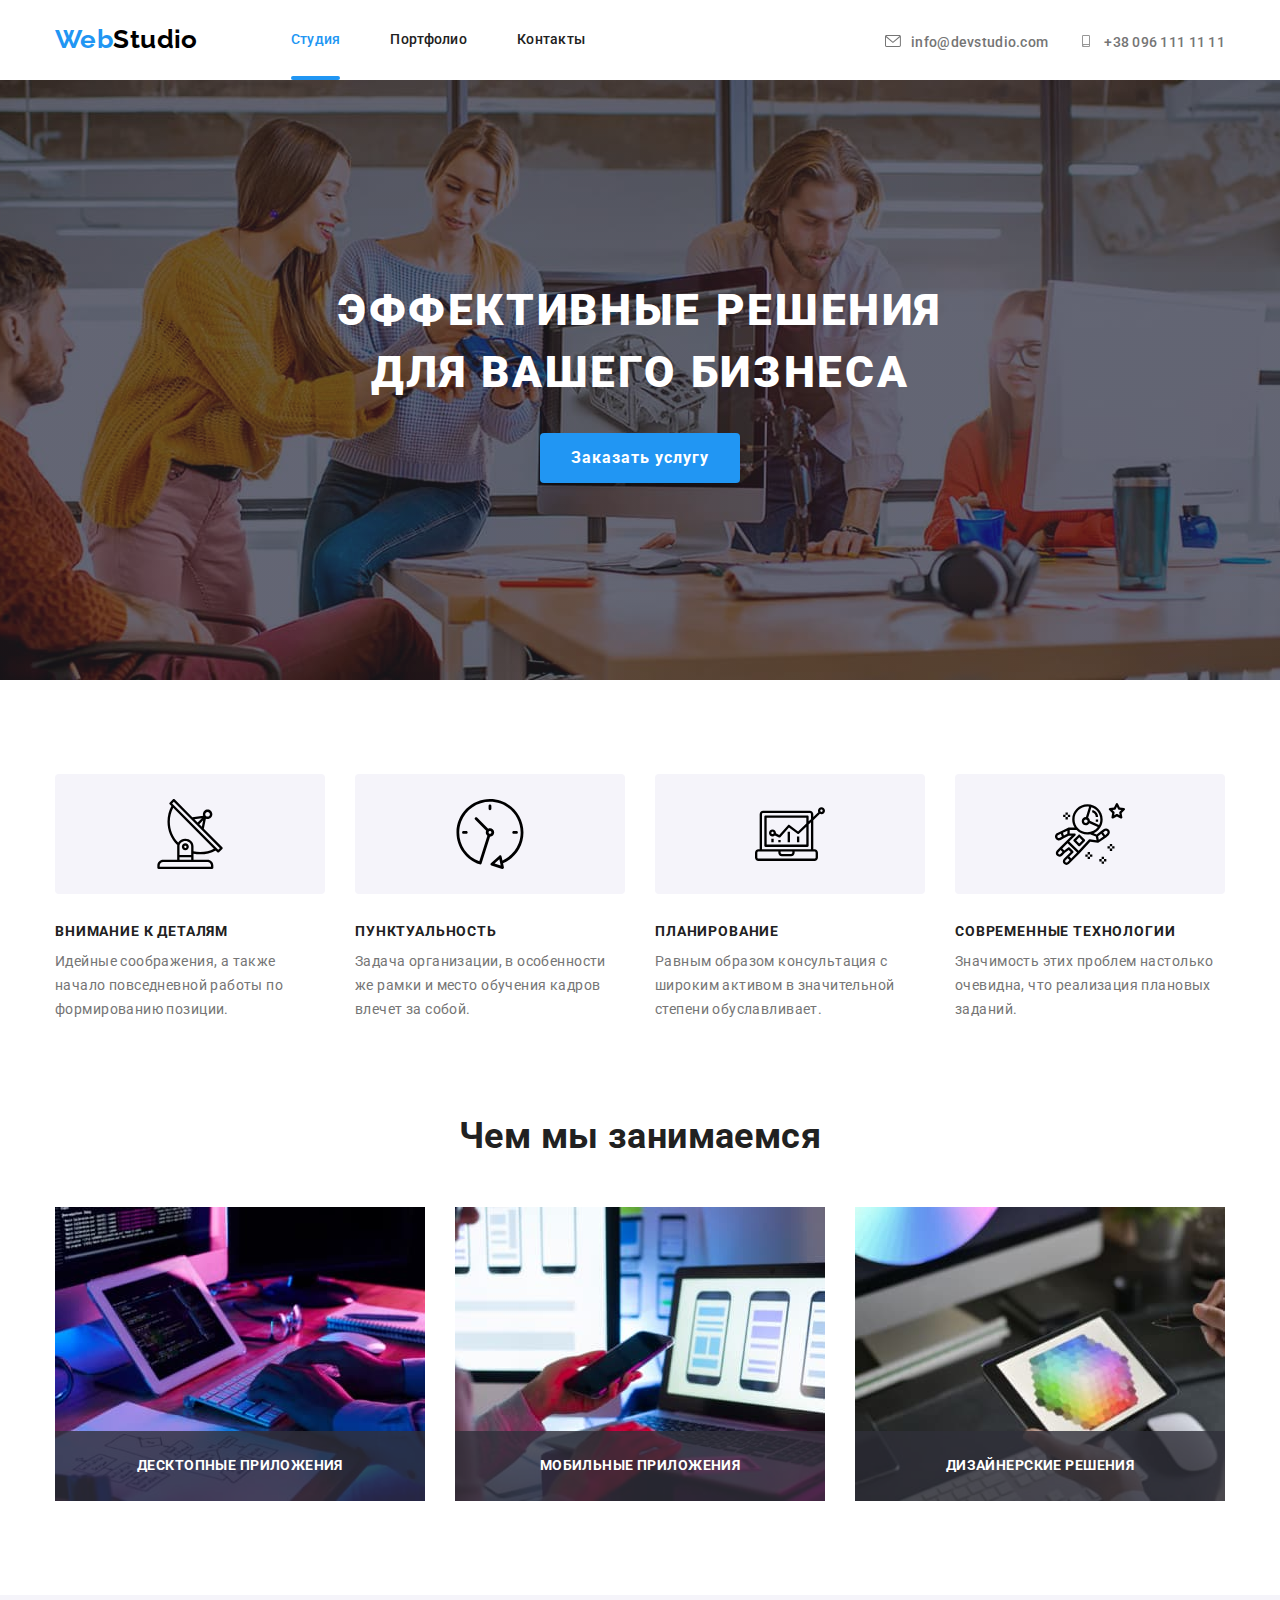
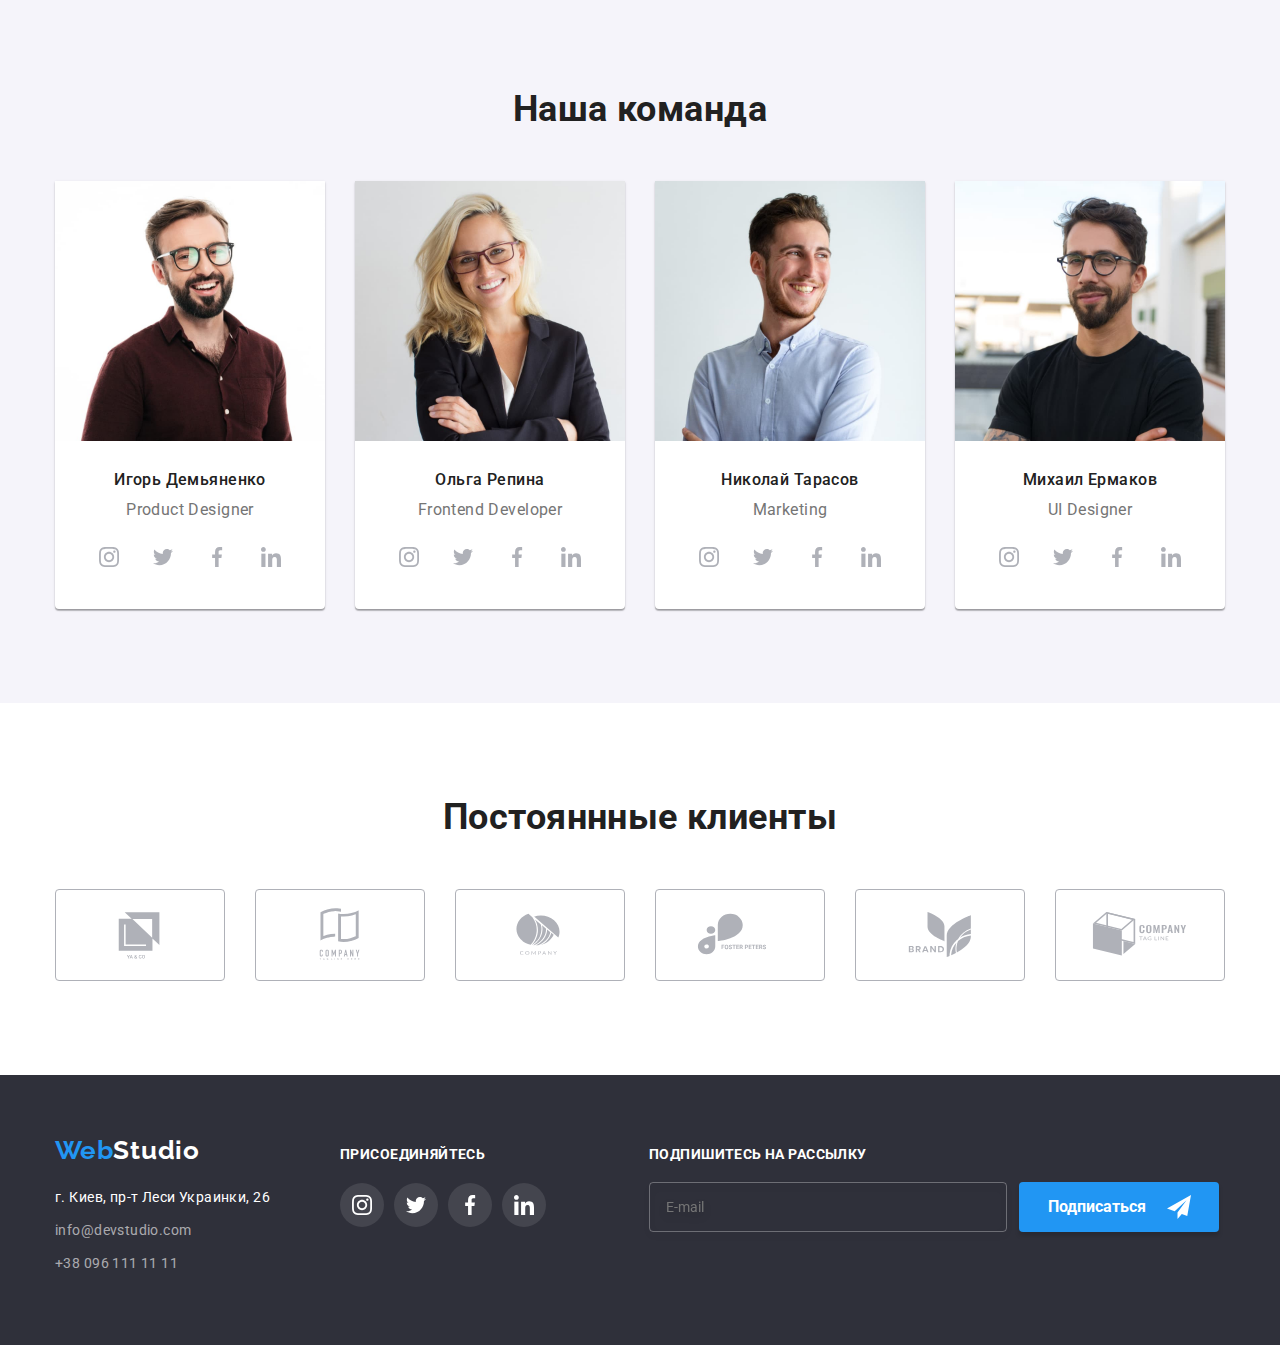
<file: index.html>
<!DOCTYPE html>
<html lang="ru">

<head>
    <meta charset="UTF-8" />
    <meta http-equiv="X-UA-Compatible" content="IE=edge" />
    <meta name="viewport" content="width=device-width, initial-scale=1.0" />
    <title>WebStudio</title>
    <!--Шрифты -->
    <link rel="preconnect" href="https://fonts.googleapis.com">
    <link rel="preconnect" href="https://fonts.gstatic.com" crossorigin>
    <link
        href="https://fonts.googleapis.com/css2?family=Raleway:wght@700&family=Roboto:wght@400;500;700;900&display=swap"
        rel="stylesheet">

    <!--normalize css  -->
    <link rel="stylesheet" href="./css/normalize.css">

    <!--Стили -->
  <!-- <link rel="stylesheet" href="./css/styles.css" />-->
    <link rel="stylesheet" href="./css/main.min.css"  />
</head>

<body>
    <header class="header">
        <div class="header__container container">

            <a href="./index.html" class="logo">
            <span class="logo-color">Web</span>Studio</a>

            <nav class="contact-links nav">
                <ul class=" nav__site">
                    <li class="nav__item"><a href="./index.html" class="nav__link  current">Студия</a></li>
                    <li class="nav__item"><a href="./portfolio.html" class=" nav__link">Портфолио</a></li>
                    <li class="nav__item"><a href="" class=" nav__link">Контакты</a></li>
                </ul>
            </nav>
            <ul class="contact">
                <li class="contact__item"><a href="mailto:info@devstudio.com" class="contact__e"><svg class="header-icon"
                            width="16" height="12">
                            <use href="./images/symbol-defs-1.svg#icon-envelope-1"></use>
                        </svg>info@devstudio.com</a></li>
                <li class="contact__item"><a href="tel:+380961111111" class="contact__tel"><svg class="header-icon" width="16"
                            height="12">
                            <use href="./images/symbol-defs-1.svg#icon-smartphone-1"></use>
                        </svg>+38 096 111 11 11</a></li>
            </ul>
        </div>
    </header>
    <main>
        <section class="hero hero__container">

            <h1 class="hero__titel">Эффективные решения
                <br>
                для вашего бизнеса
            </h1>
            <button data-modal-open type="button" class="hero__btn">Заказать услугу</button>

        </section>

        <section class="benefit">
            <h2 hidden>Наши приемущества</h2>
            <div class="container benefit__container">
                <ul class="benefit__list">
                    <li class="benefit__item">
                        <div class="icons">
                            <svg class="benefit-icon benefit__icon">
                                <use href="./images/symbol-defs-2.svg#icon-antenna1"></use>
                            </svg>
                        </div>
                        <h3 class="benefit__title">Внимание к деталям</h3>
                        <p class=" benefit__text">Идейные соображения, а также начало повседневной работы по формированию позиции.
                        </p>
                    </li>
                    <li class="benefit__item">
                        <div class="icons">
                            <svg class="benefit-icon">
                                <use href="./images/symbol-defs-2.svg#icon-clock1"></use>
                            </svg>
                        </div>
                        <h3 class="benefit__title">Пунктуальность</h3>
                        <p class="benefit__text">Задача организации, в особенности же рамки и место обучения кадров влечет за
                            собой.</p>
                    </li>
                    <li class="benefit__item">
                        <div class="icons">
                            <svg class="benefit-icon">
                                <use href="./images/symbol-defs-2.svg#icon-diagram1"></use>
                            </svg>
                        </div>
                        <h3 class="benefit__title">Планирование</h3>
                        <p class="benefit__text">Равным образом консультация с широким активом в значительной степени
                            обуславливает.</p>
                    </li>
                    <li class="benefit__item">
                        <div class="icons">
                            <svg class="benefit-icon">
                                <use href="./images/symbol-defs-2.svg#icon-astronaut1"></use>
                            </svg>
                        </div>
                        <h3 class="benefit__title">Современные технологии</h3>
                        <p class="benefit__text">Значимость этих проблем настолько очевидна, что реализация плановых заданий.</p>
                    </li>
                </ul>
            </div>
        </section>

        <section class="our-work">
            <div class="container our-work__container">
                <h2 class="section__title ">Чем мы занимаемся</h2>
                <ul class="our-work__list">
                    <li class="our-work__item ">
                        <div class="box">
                        <img src="./images/services/comp.jpg" alt="верстка" width="370">
                    </div>
                   <p class="our-work__text">Десктопные приложения</p>
                    </li>
                    
                    <li class="our-work__item">
                        <div class="box">
                        <img src="./images/services/phone.jpg" alt="дизайн" width="370">
                    </div>
                    
                        <p class="our-work__text">Мобильные приложения</p>
                    
                    </li>
                    <li class="our-work__item">
                    <div class="box">
                        <img src="./images/services/tablet.jpg" alt="оформление" width="370">
                    </div>
                        
                        <p class="our-work__text">Дизайнерские решения</p>
                    
                    </li>

                </ul>
            </div>
        </section>

        <section class="about-us">

            <h2 class="section__title">Наша команда</h2>
            <div class="container about-us__container">
                <ul class="about-us__list">
                    <li class="about-us__item">
                        <article class="about-us__card ">
                            <div class=" about-us__thumb">
                                <img src="./images/team/product_designer.jpg" alt="product designer" width="270">
                            </div>
                            <div class="position worker-container">
                                <h3 class="name worker-container__name">Игорь Демьяненко</h3>
                                <p class="text worker-container__text">Product Designer</p>
                                <ul class="list workers-soc__list">
                                    <li class="workers-soc__item">
                                        <a href="" class=" link workers-soc__link">
                                            <svg class="workers-soc__icon" width="20" height="20">
                                                <use href="./images/symbol-defs.svg#icon-instagram-2"></use>
                                            </svg>
                                        </a>
                                    </li>
                                    <li class="workers-soc__item"><a href="" class=" link workers-soc__link">
                                            <svg class="workers-soc__icon" width="20" height="20">
                                                <use href="./images/symbol-defs.svg#icon-twitter-1"></use>
                                            </svg>
                                        </a>
                                    </li>
                                    <li class=" workers-soc__item"><a href="" class="link workers-soc__link">
                                            <svg class="workers-soc__icon" width="20" height="20">
                                                <use href="./images/symbol-defs.svg#icon-facebook-1"></use>
                                            </svg>
                                        </a>
                                    </li>
                                    <li class=" workers-soc__item"><a href="" class=" link workers-soc__link">
                                            <svg class="workers-soc__icon" width="20" height="20">
                                                <use href="./images/symbol-defs.svg#icon-linkedin-1"></use>
                                            </svg>
                                        </a>
                                    </li>
                                </ul>
                            </div>
                        </article>
                    </li>

                    <li class="about-us__item">
                        <article class="about-us__card">
                            <div class="about-us__thumb">
                                <img src="./images/team/frontend_developer.jpg" alt="frontend developer" width="270">
                            </div>
                            <div class="position worker-container">
                                <h3 class="name worker-container__name">Ольга Репина</h3>
                                <p class="text worker-container__text">Frontend Developer</p>
                                <ul class="workers-soc__list list">
                                    <li class="workers-soc__item">
                                        <a href="" class="link workers-soc__link">
                                            <svg class="workers-soc__icon" width="20" height="20">
                                                <use href="./images/symbol-defs.svg#icon-instagram-2"></use>
                                            </svg>
                                        </a>
                                    </li>
                                    <li class="workers-soc__item"><a href="" class="workers-soc__link link">
                                            <svg class="workers-soc__icon" width="20" height="20">
                                                <use href="./images/symbol-defs.svg#icon-twitter-1"></use>
                                            </svg>
                                        </a>
                                    </li>
                                    <li class="workers-soc__item"><a href="" class="workers-soc__link link">
                                            <svg class="workers-soc__icon" width="20" height="20">
                                                <use href="./images/symbol-defs.svg#icon-facebook-1"></use>
                                            </svg>
                                        </a>
                                    </li>
                                    <li class="workers-soc__item"><a href="" class="workers-soc__link link">
                                            <svg class="workers-soc__icon" width="20" height="20">
                                                <use href="./images/symbol-defs.svg#icon-linkedin-1"></use>
                                            </svg>
                                        </a>
                                    </li>
                                </ul>
                            </div>
                        </article>
                    </li>

                    <li class="about-us__item">
                        <article class="about-us__card">
                            <div class="about-us__thumb">
                                <img src="./images/team/marketing.jpg" alt="marketing" width="270">
                            </div>
                            <div class="position worker-container">
                                <h3 class="name worker-container__name">Николай Тарасов</h3>
                                <p class="text worker-container__text">Marketing</p>
                                <ul class="list workers-soc__list">
                                    <li class="workers-soc__item">
                                        <a href="" class="link workers-soc__link">
                                            <svg class="workers-soc__icon" width="20" height="20">
                                                <use href="./images/symbol-defs.svg#icon-instagram-2"></use>
                                            </svg>
                                        </a>
                                    </li>
                                    <li class="workers-soc__item"><a href="" class="link workers-soc__link">
                                            <svg class="workers-soc__icon" width="20" height="20">
                                                <use href="./images/symbol-defs.svg#icon-twitter-1"></use>
                                            </svg>
                                        </a>
                                    </li>
                                    <li class="workers-soc__item"><a href="" class="link workers-soc__link">
                                            <svg class="workers-soc__icon" width="20" height="20">
                                                <use href="./images/symbol-defs.svg#icon-facebook-1"></use>
                                            </svg>
                                        </a>
                                    </li>
                                    <li class="workers-soc__item"><a href="" class="link workers-soc__link">
                                            <svg class="workers-soc__icon" width="20" height="20">
                                                <use href="./images/symbol-defs.svg#icon-linkedin-1"></use>
                                            </svg>
                                        </a>
                                    </li>
                                </ul>
                            </div>
                        </article>
                    </li>

                    <li class="about-us__item">
                        <article class="about-us__card">
                            <div class="about-us__thumb">
                                <img src="./images/team/ui_designer.jpg" alt="ui_designer" width="270">
                            </div>
                            <div class="position worker-container">
                                <h3 class="name worker-container__name">Михаил Ермаков</h3>
                                <p class="text worker-container__text">UI Designer</p>
                                <ul class="list workers-soc__list">
                                    <li class="workers-soc__item">
                                        <a href="" class="link workers-soc__link">
                                            <svg class="workers-soc__icon" width="20" height="20">
                                                <use href="./images/symbol-defs.svg#icon-instagram-2"></use>
                                            </svg>
                                        </a>
                                    </li>
                                    <li class="workers-soc__item"><a href="" class="link workers-soc__link">
                                            <svg class="workers-soc__icon" width="20" height="20">
                                                <use href="./images/symbol-defs.svg#icon-twitter-1"></use>
                                            </svg>
                                        </a>
                                    </li>
                                    <li class="workers-soc__item"><a href="" class="link workers-soc__link">
                                            <svg class="workers-soc__icon" width="20" height="20">
                                                <use href="./images/symbol-defs.svg#icon-facebook-1"></use>
                                            </svg>
                                        </a>
                                    </li>
                                    <li class="workers-soc__item"><a href="" class="link workers-soc__link">
                                            <svg class="workers-soc__icon" width="20" height="20">
                                                <use href="./images/symbol-defs.svg#icon-linkedin-1"></use>
                                            </svg>
                                        </a>
                                    </li>
                                </ul>
                            </div>
                        </article>

                    </li>

                </ul>
            </div>
        </section>
        <section class="section clients">
            <div class="container clients__container">
                <h2 class="clients__title">Постояннные клиенты</h2>
                <ul class="clients__list">
                    <li class="clients__item">
                        <a class="clients__link" href="">
                            <svg class="clients-icon" width="106" height="60">
                                <use href="./images/symbol-defs-2.svg#icon-Logo1"></use>
                            </svg>
                        </a>
                    </li>
                    <li class=" clients__item">
                        <a class="clients__link" href="">
                            <svg class="clients-icon" width="106" height="60">
                                <use href="./images/symbol-defs-2.svg#icon-Logo2"></use>
                            </svg>
                        </a>
                    </li>
                    <li class=" clients__item">
                        <a class="clients__link" href="">
                            <svg class="clients-icon" width="106" height="60">
                                <use href="./images/symbol-defs-2.svg#icon-Logo3"></use>
                            </svg>
                        </a>
                    </li>
                    <li class="clients__item">
                        <a class="clients__link" href="">
                            <svg class="clients-icon" width="106" height="60">
                                <use href="./images/symbol-defs-2.svg#icon-Logo4"></use>
                            </svg>
                        </a>
                    </li>
                    <li class=" clients__item">
                        <a class="clients__link" href="">
                            <svg class="clients-icon" width="106" height="60">
                                <use href="./images/symbol-defs-4.svg#icon-Logo5"></use>
                            </svg>
                        </a>
                    </li>
                    <li class="clients__item">
                        <a class="clients__link" href="">
                            <svg class="clients-icon" width="106" height="60">
                                <use href="./images/symbol-defs-2.svg#icon-Logo6"></use>
                            </svg>
                        </a>
                    </li>
                </ul>
            </div>
        </section>
<div class="backdrop is-hidden" data-modal>
            <div class="modal">
        <botton type="botton" class="modal-bnt_close" data-modal-close>
                    <svg class="modal-close modal-bnt_img" width="18" height="18">
                    <use href="./images/symbol-defs-5.svg#icon-close-black-18dp-2-1-2-1"></use>
                </svg>
            
        </botton>

        <p class="modal_title">Оставьте свои данные, мы вам перезвоним</p>

        <form>
        <div class="modal_field">
            <label class="modal_label" for="user-name">Имя</label>
            <div class="input-wrap">
            <input
            type="text"
            class="modal-input input-wrap"
            name="user-name"
            id="user-name"
            />
            <svg class="modal-icon" width="18" height="18">
                <use href="./images/symbol-defs6.svg#icon-person-black-18dp-1-1"></use>
            </svg>
        </div>
        </div>
        <div class=" modal_field">
            <label for="user-tel" class="modal_label">Телефон</label>
            <div class="input-wrap">
            <input
            type="tel"
            class="modal-input"
            name="user-tel"
            id="user-tel"
            />
            <svg class="modal-icon" width="18" height="18">
                <use href="./images/symbol-defs6.svg#icon-phone-black-18dp-1-1"></use>
            </svg>
        </div>
        </div>
        <div class=" modal_field">
            <label for="user-email" class="modal_label">Почта</label>
            <div class="input-wrap">
            <input
                type="email"
                class="modal-input"
                name="user-email"
                id="user-email"
            />
            <svg class="modal-icon" width="18" height="18">
                <use href="./images/symbol-defs6.svg#icon-Vector-1-1"></use>
            </svg>
            </div>
        </div>
        <div class=" modal_field">
            <label for="user-text" class="modal_label">Комментарий</label>
            <textarea
            name="user-text"
            id="user-text"
            class="modal-text"
            placeholder="Введите текст"
            ></textarea>
        </div>

        <div class="covenant">
            <input class="checkbox-policy visually-hidden"
             type="checkbox" 
             name="covenant"
              id="covenant">
            <label for="covenant" class="covenant-title">
Соглашаюсь с рассылкой и принимаю
            
            </label><a class="covenant-link" href="">Условия договора</a>
        </div>

            <button type="submit" class="modal-bnt-send">Отправить</button>
        </form>
        </div>
        </div>
        
        </div>

        <script src="./js/modal.js">
                    </script>
</body>

<footer>
    <section class="footer__section">
    <div class="container footer">
    <div class="logo-adress">
        <a href="./index.html" class="logo"><span class="logo-color">Web</span><span class="bottom-logo-color">Studio</span></a>
        <address>
        <ul class="contact-link__list">
        <li class="item">
        <a href="https://g.page/stamp-capital?share" 
                            class="addres-link"
                            target="_blank" rel="noopener nofollow noreferrer">г. Киев, пр-т Леси Украинки, 26
                        </a>
        </li>

        <li class="item"><a href="mailto:info@devstudio.com" class="e-link">info@devstudio.com</a></li>
                        <li class="item"><a href="tel:+380961111111" class="ph-link">+38 096 111 11 11</a></li>
                    </ul>
        </address>
    </div>

    <div class="footer-soc">
        <p class="footer-soc__titel">Присоединяйтесь</p>
        <ul class="footer-soc__list">
        <li class="footer-soc__item">
        <a class="footer-soc__link" href="">
        <svg class="footer-soc__icon" width="20" height="20">
        <use href="./images/symbol-defs.svg#icon-instagram-2"></use>
        </svg>
        </a>
        </li>

        <li class=" footer-soc__item">
        <a class=" footer-soc__link" href="">
        <svg class=" footer-soc__icon" width="20" height="20">
        <use href="./images/symbol-defs.svg#icon-twitter-1"></use>
        </svg>
        </a>
        </li>
        
        <li class=" footer-soc__item">
        <a class=" footer-soc__link" href="">
        <svg class=" footer-soc__icon" width="20" height="20">
        <use href="./images/symbol-defs.svg#icon-facebook-1"></use>
        </svg>
        </a>
        </li>
        
        <li class="footer-soc__item">
        <a class="footer-soc__link" href="">
        <svg class="footer-soc__icon" width="20" height="20">
        <use href="./images/symbol-defs.svg#icon-linkedin-1"></use>
        </svg>
        </a>
        </li>
        </ul>

    </div>
<div class="footer-form">
        <p class="footer-form__title">Подпишитесь на рассылку</p>
        <form class="footer-form__mail">
            <input type="email" class="footer-form__input" name="footer-mail" placeholder="E-mail" id="footer-mail">
            <button class="footer-form__btn" type="submit">
            Подписаться<svg class="icon-send" width="24" height="24">
                <use href="./images/symbol-defs8.svg#icon-icon-send-1"></use>
            </svg>
            </button>
        </form>
        </div>  
    </div>
    </section>
</footer>


</html>
</file>
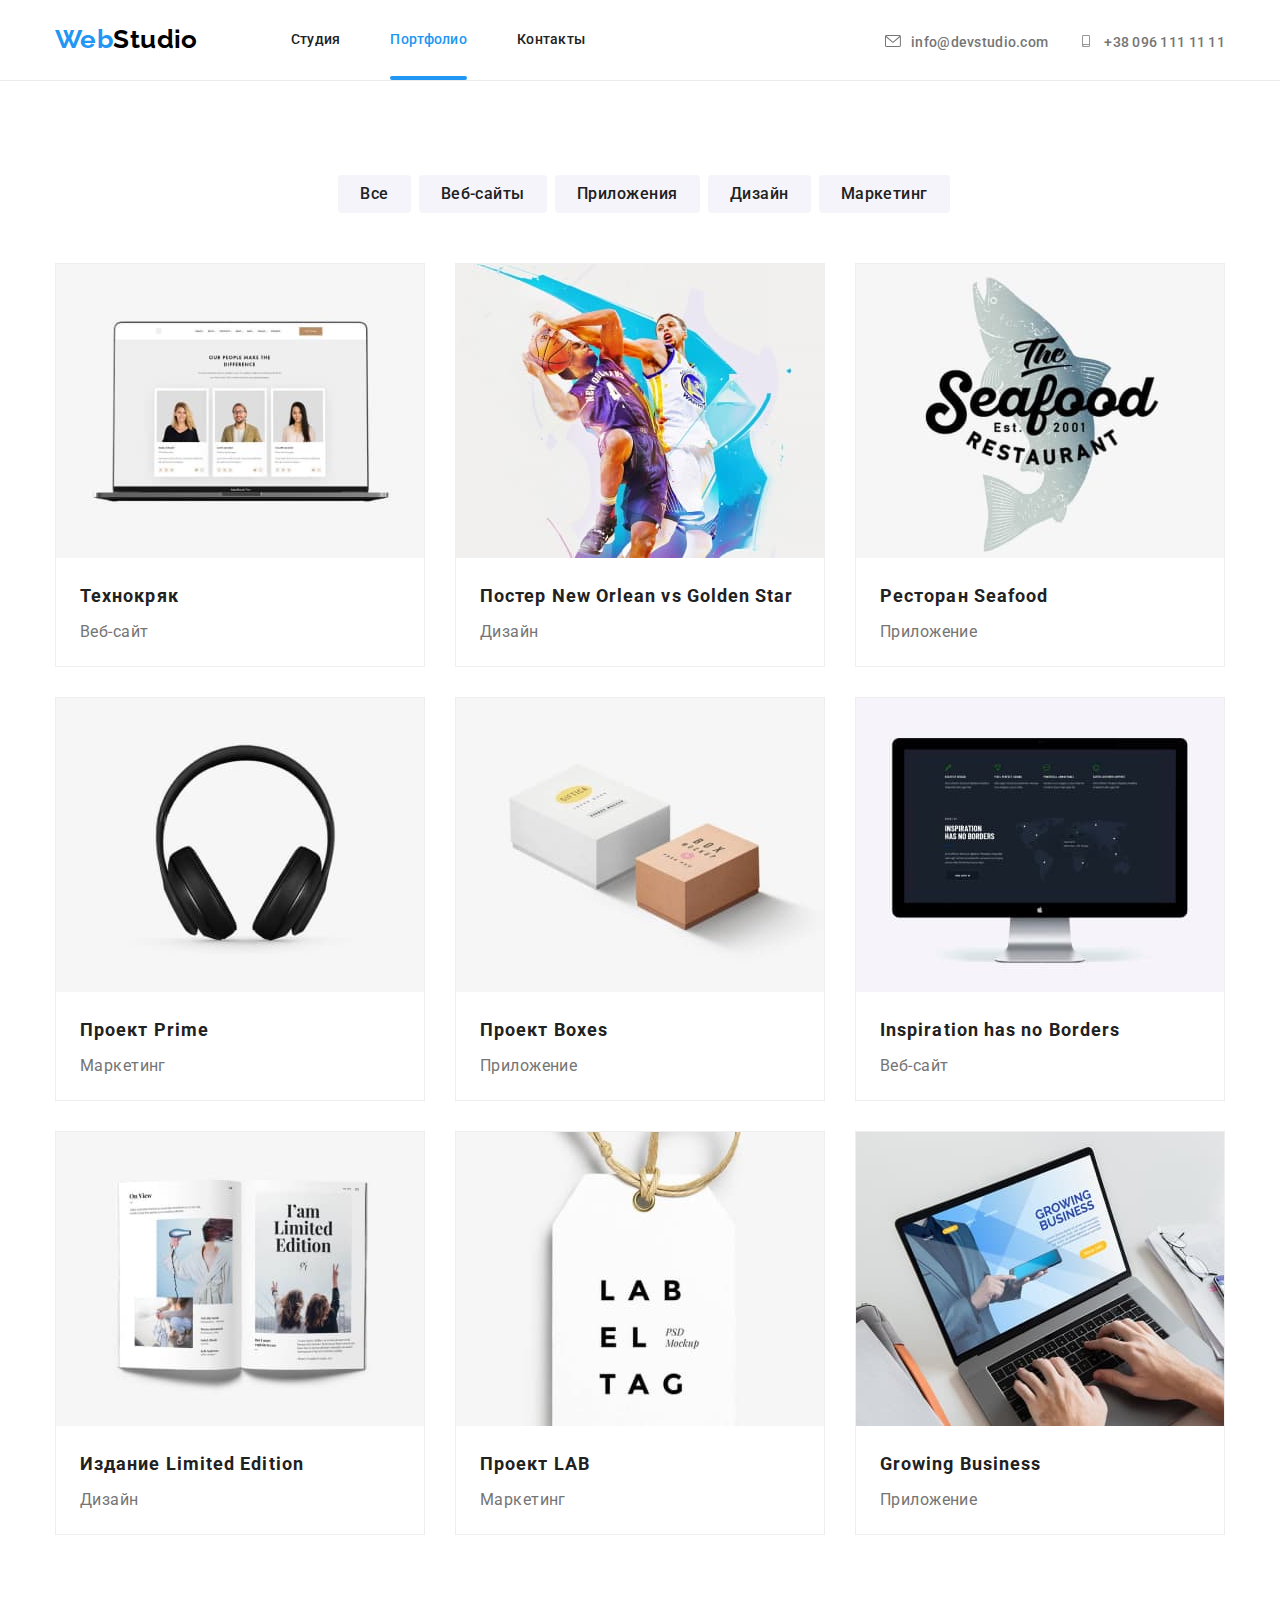
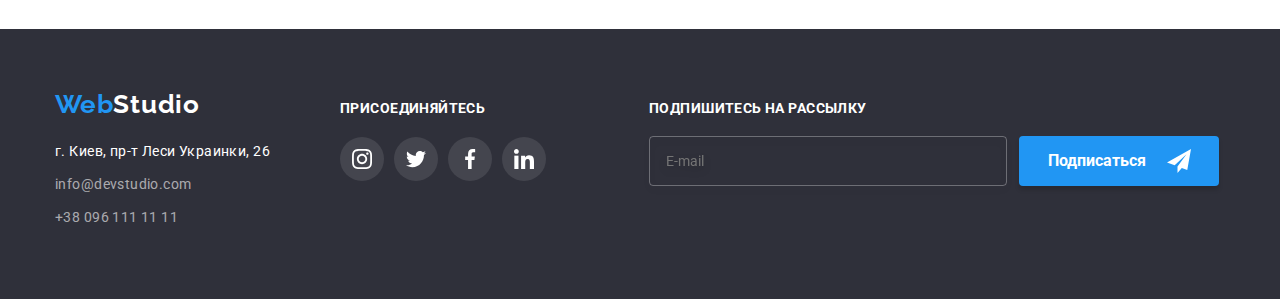
<file: portfolio.html>
<!DOCTYPE html>
<html lang="ru">

<head>
    <meta charset="UTF-8" />
    <meta http-equiv="X-UA-Compatible" content="IE=edge" />
    <meta name="viewport" content="width=device-width, initial-scale=1.0" />
    <title>Портфолио</title>

    <!--Шрифты -->
    <link rel="preconnect" href="https://fonts.googleapis.com">
    <link rel="preconnect" href="https://fonts.gstatic.com" crossorigin>
    <link
        href="https://fonts.googleapis.com/css2?family=Raleway:wght@700&family=Roboto:wght@400;500;700;900&display=swap"
        rel="stylesheet">
    <!--normalize css  -->
    <link rel="stylesheet" href="./css/normalize.css">
    <!--Стили -->
   <!-- <link rel="stylesheet" href="./css/styles.css" />-->
    <link rel="stylesheet" href="./css/main.min.css"  />
</head>

<body>
    <header class="header">
        <div class="header__container container">

            <a href="./index.html" class="logo">
            <span class="logo-color">Web</span>Studio</a>

            <nav class="contact-links nav">
                <ul class=" nav__site">
                    <li class="nav__item"><a href="./index.html" class="nav__link ">Студия</a></li>
                    <li class="nav__item"><a href="./portfolio.html" class=" nav__link current">Портфолио</a></li>
                    <li class="nav__item"><a href="" class=" nav__link">Контакты</a></li>
                </ul>
            </nav>
            <ul class="contact">
                <li class="contact__item"><a href="mailto:info@devstudio.com" class="contact__e"><svg class="header-icon"
                            width="16" height="12">
                            <use href="./images/symbol-defs-1.svg#icon-envelope-1"></use>
                        </svg>info@devstudio.com</a></li>
                <li class="contact__item"><a href="tel:+380961111111" class="contact__tel"><svg class="header-icon" width="16"
                            height="12">
                            <use href="./images/symbol-defs-1.svg#icon-smartphone-1"></use>
                        </svg>+38 096 111 11 11</a></li>
            </ul>
        </div>
    </header>

    <main>

        <section class="set">
            <h1 hidden>Наше Портфолио</h1>

            <!--Навигация-->

            <div class="container nav-list">
                <ul class="card-nav-list nav-list_card">
                    <li class="nav-list_item"><button type="button" class="site-bnt">Все</button></li>
                    <li class="nav-list_item"><button type="button" class="site-bnt">Веб-сайты</button></li>
                    <li class="nav-list_item"><button type="button" class="site-bnt">Приложения</button></li>
                    <li class="nav-list_item"><button type="button" class="site-bnt">Дизайн</button></li>
                    <li class="nav-list_item"><button type="button" class="site-bnt">Маркетинг</button></li>
                </ul>
            </div>

            <!--Карточки-->

            <div class="container c-card-set">
                <ul class="set__list">
                    <li class="set__item">
                        <article class="card">
                            <div class="card-thumb">
                                <img src="./images/works/web_site.jpg" alt="Веб-сайт" width="370">
                            <p class="card-top-text ">Ресурс предлагает комплексные предложения с разным уровнем функционала и сервисов. Все это
                                    позволит посетителю получить исчерпывающие сведения о компании или частном лице.</p>
                            </div>
                                    <div class="card-content">
                                <h2 class="card-content__title">Технокряк</h2>
                                <p class="card-content__text">Веб-сайт</p>
                            </div>
                        </article>
                    </li>

                    <li class="set__item">
                        <article class="card">
                            <div class="card-thumb">
                                <img src="./images/works/poster.jpg" alt="Постер" width="370">
                                <p class="card-top-text">Ресурс предлагает комплексные предложения с разным уровнем функционала и сервисов. Все это
                                    позволит посетителю получить исчерпывающие сведения о компании или частном лице.</p>
                            </div>
                            <div class="card-content">
                                <h2 class="card-content__title">Постер New Orlean vs Golden Star</h2>
                                <p class="card-content__text">Дизайн</p>
                            </div>
                        </article>
                    </li>

                    <li class="item set__item">
                        <article class="card">
                            <div class="card-thumb">
                                <img src="./images/works/seafood_restaurant.jpg" alt="Ресторан" width="370">
                                <p class="card-top-text">Ресурс предлагает комплексные предложения с разным уровнем функционала и сервисов. Все это
                                    позволит посетителю получить исчерпывающие сведения о компании или частном лице.</p>
                            </div>
                            <div class="card-content">
                                <h2 class="card-content__title">Ресторан Seafood</h2>
                                <p class="card-content__text">Приложение</p>
                            </div>
                        </article>
                    </li>

                    <li class="item set__item">
                        <article class="card">
                            <div class="card-thumb">
                                <img src="./images/works/headphones.jpg" alt="наушники" width="370">
                                <p class="card-top-text">Ресурс предлагает комплексные предложения с разным уровнем функционала и сервисов. Все это позволит посетителю получить исчерпывающие сведения о компании или частном лице.</p>
                                </div>
                                <div class="card-content">
                                <h2 class="card-content__title">Проект Prime</h2>
                                <p class="card-content__text">Маркетинг</p>
                            </div>
                        </article>
                    </li>

                    <li class="item set__item">
                        <article class="card">
                            <div class="card-thumb">
                                <img src="./images/works/boxes.jpg" alt="коробки" width="370">
                                <p class="card-top-text">Ресурс предлагает комплексные предложения с разным уровнем функционала и сервисов. Все это
                                    позволит посетителю получить исчерпывающие сведения о компании или частном лице.</p>
                            </div>
                            <div class="card-content">
                                <h2 class="card-content__title">Проект Boxes</h2>
                                <p class="card-content__text">Приложение</p>
                            </div>
                        </article>
                    </li>

                    <li class="item set__item">
                        <article class="card">
                            <div class="card-thumb">
                                <img src="./images/works/monitor.jpg" alt="монитор" width="370">
                                <p class="card-top-text">Ресурс предлагает комплексные предложения с разным уровнем функционала и сервисов. Все это
                                    позволит посетителю получить исчерпывающие сведения о компании или частном лице.</p>
                            </div>
                            <div class="card-content">
                                <h2 class="card-content__title">Inspiration has no Borders</h2>
                                <p class="card-content__text">Веб-сайт</p>
                            </div>
                        </article>
                    </li>

                    <li class="item set__item">
                        <article class="card">
                            <div class="card-thumb">
                                <img src="./images/works/magazine.jpg" alt="журнал" width="370">
                                <p class="card-top-text">Ресурс предлагает комплексные предложения с разным уровнем функционала и сервисов. Все это
                                    позволит посетителю получить исчерпывающие сведения о компании или частном лице.</p>
                            </div>
                            <div class="card-content">
                                <h2 class="card-content__title">Издание Limited Edition</h2>
                                <p class="card-content__text">Дизайн</p>
                            </div>
                        </article>
                    </li>

                    <li class="item set__item">
                        <article class="card">
                            <div class="card-thumb">
                                <img src="./images/works/lab.jpg" alt="лейба" width="370">
                                <p class="card-top-text">Ресурс предлагает комплексные предложения с разным уровнем функционала и сервисов. Все это
                                    позволит посетителю получить исчерпывающие сведения о компании или частном лице.</p>
                            </div>
                            <div class="card-content">
                                <h2 class="card-content__title">Проект LAB</h2>
                                <p class="card-content__text">Маркетинг</p>
                            </div>
                        </article>
                    </li>

                    <li class="item set__item">
                        <article class="card">
                            <div class="card-thumb">
                                <img src="./images/works/laptop.jpg" alt="ноутбук">
                                <p class="card-top-text">Ресурс предлагает комплексные предложения с разным уровнем функционала и сервисов. Все это
                                    позволит посетителю получить исчерпывающие сведения о компании или частном лице.</p>
                            </div>
                            <div class="card-content">
                                <h2 class="title card-content__title">Growing Business</h2>
                                <p class="text card-content__text">Приложение</p>
                            </div>
                        </article>
                    </li>
                </ul>
            </div>
        </section>
    </main>
</body>


<footer>
    <section class="footer__section">
    <div class="container footer">
    <div class="logo-adress">
        <a href="./index.html" class="logo"><span class="logo-color">Web</span><span class="bottom-logo-color">Studio</span></a>
        <address>
        <ul class="contact-link__list">
        <li class="item">
        <a href="https://g.page/stamp-capital?share" 
                            class="addres-link"
                            target="_blank" rel="noopener nofollow noreferrer">г. Киев, пр-т Леси Украинки, 26
                        </a>
        </li>

        <li class="item"><a href="mailto:info@devstudio.com" class="e-link">info@devstudio.com</a></li>
                        <li class="item"><a href="tel:+380961111111" class="ph-link">+38 096 111 11 11</a></li>
                    </ul>
        </address>
    </div>

    <div class="footer-soc">
        <p class="footer-soc__titel">Присоединяйтесь</p>
        <ul class="footer-soc__list">
        <li class="footer-soc__item">
        <a class="footer-soc__link" href="">
        <svg class="footer-soc__icon" width="20" height="20">
        <use href="./images/symbol-defs.svg#icon-instagram-2"></use>
        </svg>
        </a>
        </li>

        <li class=" footer-soc__item">
        <a class=" footer-soc__link" href="">
        <svg class=" footer-soc__icon" width="20" height="20">
        <use href="./images/symbol-defs.svg#icon-twitter-1"></use>
        </svg>
        </a>
        </li>
        
        <li class=" footer-soc__item">
        <a class=" footer-soc__link" href="">
        <svg class=" footer-soc__icon" width="20" height="20">
        <use href="./images/symbol-defs.svg#icon-facebook-1"></use>
        </svg>
        </a>
        </li>
        
        <li class="footer-soc__item">
        <a class="footer-soc__link" href="">
        <svg class="footer-soc__icon" width="20" height="20">
        <use href="./images/symbol-defs.svg#icon-linkedin-1"></use>
        </svg>
        </a>
        </li>
        </ul>

    </div>
<div class="footer-form">
        <p class="footer-form__title">Подпишитесь на рассылку</p>
        <form class="footer-form__mail">
            <input type="email" class="footer-form__input" name="footer-mail" placeholder="E-mail" id="footer-mail">
            <button class="footer-form__btn" type="submit">
            Подписаться<svg class="icon-send" width="24" height="24">
                <use href="./images/symbol-defs8.svg#icon-icon-send-1"></use>
            </svg>
            </button>
        </form>
        </div>  
    </div>
    </section>
</footer>

</html>
</file>
<file: css/styles.css>
/**,
*::before,
*::after {
    box-sizing: border-box
}*/

/* Переменные */
/*
:root {
    --text-color: #757575;
    --bnt-color-hover: #F5F4FA;
    --btn-color-hb: #2196F3;
    --btn-color-text: #212121;
    --default-white: #ffffff;
    --font-size: 14px;
    --bg-color: #2F303A;
    --set-gap: 30px;
    --card-shadow: 0px 1px 3px rgba(0, 0, 0, 0.12),
        0px 1px 1px rgba(0, 0, 0, 0.14),
        0px 2px 1px rgba(0, 0, 0, 0.2);
    --timing-duration: 250ms;
    --timing-function: cubic-bezier(0.4, 0, 0.2, 1);
}*/

/*Основные: цвет и текст */
/*body {
    font-family: 'Roboto', sans-serif;
    color: var(--btn-color-text);
    font-size: 14px;
    letter-spacing: 0.03em;
}
*/
/*
.container {
    width: 1200px;
    margin-left: auto;
    margin-right: auto;
    padding-left: 15px;
    padding-right: 15px;
    
}*/

/*Утилиты*/
/*
img {
    display: block;
    width: 100%;
    height: auto;
}
.contact__e,
.contact__tel {
    text-decoration: none;
    font-style: normal;
}

.visually-hidden {
    position: absolute;
    white-space: nowrap;
    width: 1px;
    height: 1px;
    overflow: hidden;
    border: 0;
    padding: 0;
    clip: rect(0 0 0 0);
    clip-path: inset(50%);
    margin: -1px;
}

.e-link {
    text-decoration: none;
    font-style: normal;
}

.ph-link {
    text-decoration: none;
    font-style: normal;
}

ul {
    padding: 0;
    margin: 0;
    list-style: none;
}

li {
    list-style-type: none;
}

p,
h1,
h2,
h3,
h4,
h5,
h6 {
    margin: 0;
}

ul,
ol,
li {
    margin: 0;
    padding: 0;
}
*/

/*Header*/
/*
.header__container {
    display: flex;
    align-items: center;
}

.logo-color {
    color: var(--btn-color-hb);
    text-decoration: none;
    font-family: Raleway;
    font-weight: 700;
    font-size: 26px;
    line-height: 1.2;
}

.logo {
    text-decoration: none;
    font-family: Raleway;
    font-weight: 700;
    font-size: 26px;
    line-height: 1.2;
    color: #000000;
}

.header-icon {

    align-items: center;
    vertical-align: middle;
    margin-right: 10px;
    fill: currentColor;
}

/*Header-Навигация */
/*
.nav__site {
    display: flex;
    justify-content: center;


    font-style: normal;
    font-weight: 500;
    font-size: var(--font-size);
    line-height: 1.14;
}


.nav__site:hover,
.nav__site:focus {
    color: var(--btn-color-hb);
}



.contact {
    padding: 0;
    margin: 0;
    display: flex;

}

.nav__site:first-child {
    margin-left: 93px;
}

.nav__site .nav__item {
    margin-right: 50px;
}

.contact .contact__item:last-child {
    margin-right: 0;
}

.nav__site .current {
    color: var(--btn-color-hb);
}


.current::after {
    content: '';
    position: absolute;
    left: 0;
    bottom: 0;
    display: flex;
    width: 100%;
    height: 4px;
    background-color: #2196F3;
    border-radius: 2px;

}



/*Header-Контактные линки */
/*
.contact {
    margin-left: auto;

    font-style: normal;
    font-weight: 400;
    line-height: 1.14;
    color: var(--text-color);
    padding-top: 5px;
}

.contact__e {
    margin-right: 30px;
}

.contact__e,
.contact__tel {
    display: flex;
    font-style: normal;
    font-weight: 500;
    font-size: var(--font-size);
    line-height: 1.14;
    letter-spacing: 0.02em;

    color: var(--text-color);

transition: color var(--timing-duration) var(--timing-function);
}

.contact .contact__e:hover,
.contact .contact__e:focus,
.contact .contact__tel:hover,
.contact .contact__tel:focus {
    color: var(--btn-color-hb);
}

.nav {
    /*display: block;*/
    /*align-items: baseline;

}*/

/*Ссылки в шапке*/
/*
.nav__link {
    display: flex;
    position: relative;

    padding-top: 32px;
    padding-bottom: 32px;

    text-decoration: none;
    font-weight: 500;
    line-height: 1.14;
    letter-spacing: 0.02em;
    color: var(--btn-color-text);

    transition: color var(--timing-duration) var(--timing-function);

}

.nav__link:hover,
.nav__link:focus {
    color: var(--btn-color-hb);
}

*/
/* Кнопки-Главная */
/*button {
    cursor: pointer;
    border: none;
}*/
/*
.hero {
    padding-bottom: 200px;
    background-color: var(--bg-color);
}

.hero__container {
    max-width: 1600px;
    height: 600px;
    margin: 0 auto;
    padding-top: 200px;
    padding-bottom: 200px;
    background-image: linear-gradient(rgba(47, 48, 58, 0.4), rgba(47, 48, 58, 0.4)), url(../images/background-img/hero.jpg);
    background-repeat: no-repeat;
    background-position: center;


}

.hero__titel {
    width: 696px;
    margin-left: auto;
    margin-right: auto;
    margin-bottom: 30px;
    color: #FFFFFF;
    font-weight: 900;
    font-size: 44px;
    line-height: 1.4;
    letter-spacing: 0.06em;
    text-align: center;
    text-transform: uppercase
}

.hero__btn {
    width: 200px;
    height: 50px;
    display: block;
    margin: 0 auto;


    background: var(--btn-color-hb);
    box-shadow: 0px 4px 4px rgba(0, 0, 0, 0.15);
    border-radius: 4px;


    font-family: 'Roboto';
    font-style: normal;
    font-weight: 700;
    font-size: 16px;
    line-height: 1.87;
    letter-spacing: 0.06em;
    color: #FFFFFF;
}
*/


/*Страница "Главная"*/
/*.benefit {
    padding-top: 94px;
    padding-bottom: 94px;
}

.benefit__list{
    display: flex;
    flex-wrap: wrap;
    justify-content: center;
    margin: 0px;
    padding: 0px;
    margin-left: -30px;

}

.benefit__title{
    font-style: normal;
    font-weight: 700;
    font-size: var(--font-size);
    line-height: 1.14;
    letter-spacing: 0.06em;
    text-transform: uppercase;
}

.benefit__text {
    font-style: normal;
    font-weight: 400;
    line-height: 1.71;
    color: var(--text-color);
    padding-top: 10px;

}

.benefit__item {
    display: flex;
    flex-wrap: wrap;
    width: 270px;
    flex-basis: calc(100% / 4 -30px);
    margin-left: 30px;
}

.benefit__item:last-child {
    margin-right: 0;
}

.benefit-icon {
    width: 70px;
    height: 70px;
}

.icons {
    margin-bottom: 30px;
    width: 270px;
    height: 120px;
    justify-content: center;
    display: inline-flex;
    align-items: center;
    background: #F5F4FA;
    border-radius: 4px;
}
*/

/*Чем мы занимаемся*/
/*
.our-work__container {
    padding-bottom: 94px;
}

.our-work__container>.our-work__list {
    display: flex;

}

.our-work__list .our-work__item+.our-work__item {
    flex-basis: calc(100% / 3 -30px);
}

.our-work__item:not(:last-child) {
    margin-right: 30px;
}

.our-work__item {
    position: relative;
}

.work-card-text {

    padding-top: 27px;
    padding-bottom: 27px;
    width: 370px;
    height: 70px;
    left: 615px;
    top: 1435px;
    background-color: rgba(47, 48, 58, 0.8);
    background-image: linear-gradient(rgba(47, 48, 58, 0.4), rgba(47, 48, 58, 0.4));
    
}

.our-work__text  {
        position: absolute;
        bottom: 0;
        right: 0;
        left: 0;
        display: flex;
        align-items: center;
        justify-content: center;
        height: 70px;
        text-transform: uppercase;
        line-height: 1.14;
        font-weight: 700;
        color: #ffffff;
        background: rgba(47, 48, 58, 0.8);
    }
*/
/*Команда*/
/*
.about-us {
    display: block;
    margin: 0 auto;
    padding-top: 94px;
    padding-bottom: 94px;
    background: #F5F4FA;
}

.section__title {
    text-align: center;
    font-style: normal;
    font-weight: 700;
    font-size: 36px;
    line-height: 1.16;
    color: var(--btn-color-text);
    margin-bottom: 50px;
}

.about-us__list {
    display: flex;
}

.w-card {
    width: 270px;
    height: 428px;
    left: 215px;
    top: 1635px;

    margin-right: 30px;

    background-color: #FFFFFF;

    box-shadow: 0px 1px 3px rgba(0, 0, 0, 0.12), 0px 1px 1px rgba(0, 0, 0, 0.14), 0px 2px 1px rgba(0, 0, 0, 0.2);
    border-radius: 0px 0px 4px 4px;
}


.name-position {
    padding-top: 30px;
    padding-bottom: 30px;
  
}

.name-position .name {
    margin-bottom: 10px;
}

.about-us .name {
    font-weight: 500;
    font-size: 16px;
    line-height: 1.18;
    text-align: center;
}

.about-us .text {
    display: block;
    margin-bottom: 16px;
    font-weight: 400;
    font-size: 16px;
    line-height: 1.19;
    text-align: center;
    color: var(--text-color);
}

.our-work__item:last-child {
    margin-right: 0;
}


.workers-soc-list {
    display: flex;
    justify-content: center;
   

}

.workers-soc-item {
    width: 44px;
    height: 44px;
    margin-right: 10px;
}

.workers-soc-item:last-child {
    margin-right: 0;
}

.workers-soc-link {
    width: 100%;
    height: 100%;
    background-color: var(--default-white);
    border-radius: 50%;
    display: flex;
    align-items: center;
    justify-content: center;
    fill: #AFB1B8;
transition: background-color var(--timing-duration) var(--timing-function);

}

.workers-soc-link:hover,
.workers-soc-link:focus {
    background-color: var(--btn-color-hb);
}

.workers-soc-link:hover .workers-soc-icon,
.workers-soc-link:focus .workers-soc-icon {
    fill: var(--default-white);
}*/
 /*Клиенты*/
/*
.clients {
    padding-top: 94px;
    padding-bottom: 94px;
}

.clients__container {
    width: 1200px;
    margin: 0 auto;
    padding-left: 15px;
    padding-right: 15px;
}

.clients__title {
    font-weight: 700;
    font-size: 36px;
    line-height: 1.16;
    text-align: center;
    margin-bottom: 50px;
    color: var(--btn-color-text);
}


.clients__list {
    display: flex;
}

.clients__item {
    margin-right: 30px;
    color: #AFB1B8;
    transition: color var(--timing-duration) var(--timing-function)
}

.clients__item:hover,
.clients__item:focus {
    color: var(--btn-color-hb);
}

.clients__link {
    display: inline-flex;
    align-items: center;
    justify-content: center;
    width: 170px;
    height: 92px;
    border-radius: 4px;
    border: 1px solid #AFB1B8;
    color: #AFB1B8;
    fill: currentColor;
    transition: color var(--timing-duration) var(--timing-function), 
    border-color var(--timing-duration) var(--timing-function);
}

.clients__link:hover,
.clients__link:focus {
    border-color: var(--btn-color-hb);
}

.clients__link:hover ,
.clients__link:focus  {
    color: var(--btn-color-hb);
}*/


/*Страница "Портфолио"*/
/*
.set {
    border-top: 1px solid #ECECEC;
    padding-top: 94px;
    padding-bottom: 94px;
}*/

/* Кнопки-Портфолио */
/*
.card-nav-list {
    display: flex;
    justify-content: center;
    margin-bottom: 50px;

}

.card-nav-list .item {
    margin-left: 8px;
}

.card-nav-list .site-nav-btn {

    font-family: inherit;
    font-weight: 500;
    line-height: 1.14;
    letter-spacing: 0.03em;
    color: var(--btn-color-text);
    background-color: #F5F4FA;
}

.site-bnt {
    display: block;

    border-radius: 4px;

    font-family: 'Roboto';
    font-weight: 500;
    font-size: 16px;
    line-height: 1.62;
    letter-spacing: 0.03em;
    color: var(--btn-color-text);
    background-color: var(--bnt-color-hover);

    padding: 6px 22px;

transition: color var(--timing-duration) var(--timing-function),
background-color var(--timing-duration) var(--timing-function),
box-shadow var(--timing-duration) var(--timing-function);

}

.site-bnt:hover,
.site-bnt:focus {
    color: var(--bnt-color-hover);
    background-color: var(--btn-color-hb);
    box-shadow: 0px 3px 1px rgba(0, 0, 0, 0.1), 0px 1px 2px rgba(0, 0, 0, 0.08), 0px 2px 2px rgba(0, 0, 0, 0.12);
    border-radius: 4px;
}*/

/*Карточки*/

/*
.set-list {
    display: flex;
    flex-wrap: wrap;
    margin-bottom: -30px;
}

.set-list>.item {
    flex-basis: calc(100% / 3 - 30px);
    margin-right: 30px;
    margin-bottom: 30px;
    
}


/*
.set-list .item:nth-child(3n) {
    margin-right: 0px;
    padding-right: 0px;
}

.set-list .title {
    font-weight: 700;
    font-size: 18px;
    line-height: 2;
    letter-spacing: 0.06em;
    align-items: center;

}
/*
.set-list .text {
    font-style: normal;
    font-size: 16px;
    line-height: 2.25;
    color: var(--text-color);
}
*/
/* CARD */
/*
.card {
    width: 370px;
    height: 404px;
    overflow: hidden;
    background-color: #FFFFFF;
    border: 1px solid #EEEEEE;
    cursor: pointer;
    transition: box-shadow var(--timing-duration) var(--timing-function),
    border-radius var(--timing-duration) var(--timing-function);
}

.card-content {
    padding: 20px 24px;

}

.card:hover,
.card:focus {
    box-shadow: var(--card-shadow);
    border-radius: 0px 0px 4px 4px;
}

.card-thumb {
    position: relative;
    overflow: hidden;
}

.card-top-text{
        font-weight: 400;
        font-size: 18px;
        line-height: 1.55;
        letter-spacing: 0.03em;
        
        color: #FFFFFF;

        position: absolute;
        display: inline-block;
        width: 100%;
        height: 100%;
        left: 0;
        top: 0;
        background-color: rgba(33, 150, 243, 0.9);
        padding: 63px 24px;
    

        transform: translateY(100%);
        transition: transform 250ms var(--timing-function) ;

}
.set-list .item:hover .card-top-text {
    transform: translateY(0%)
}
*/
/*Модальное окно*/
/*
.backdrop {
    position: fixed;
    top: 0;
    left: 0;
    width: 100%;
    height: 100%;
    
    background: rgba(0, 0, 0, 0.2);
    opacity: 1;

    transform:  opacity var(--timing-duration) var(--timing-function), 
    visibility var(--timing-duration) var(--timing-function);  
}

.backdrop.is-hidden {
    opacity:0; 
    visibility: hidden; 
    pointer-events: none;
}

.modal {
    padding: 40px;
    position: absolute;
    top: 50%;
    left: 50%;
    width: 528px;
    height: 581px;
    background-color: #fff;
    box-shadow: 0px 1px 3px rgb(0 0 0 / 12%), 0px 1px 1px rgb(0 0 0 / 14%),
    0px 2px 1px rgb(0 0 0 / 20%);
    border-radius: 4px;
    
    transform: translate(-50%, -50% );
    transition: transform 250ms cubic-bezier(0.4, 0, 0.2, 1),
    opacity 250ms cubic-bezier(0.4, 0, 0.2, 1);
}

.backdrop.is-hidden .modal {
    transform: translate(-50%, -50%) scale(0.75);
    opacity: 0;
  }


.modal-bnt-close {
    display: flex;
    position: absolute;
    top: 8px;
    right: 8px;
    width: 30px;
    height: 30px;
    border-radius: 50%;
    border: 1px solid rgba(0, 0, 0, 0.1);
    background-color: var(--secondary-background-color);
    cursor: pointer;
    align-items: center;
    justify-content: center;
    transition: fill 250ms cubic-bezier(0.4, 0, 0.2, 1);
}

.modal-bnt-close:hover,
.modal-bnt-close:focus {
    fill: var(--btn-color-hb);
}

.modal-title {
    text-align: center;
    font-size: 18px;
    font-weight: 600;
    margin-bottom: 15px;
    font-weight: 700;
    font-size: 20px;
    line-height: 1.15;
    letter-spacing: 0.03em;
    color: #212121;
    }
*/
    /*Форма*/
/*
    .modal-field {
    margin-bottom: 10px;
    }  

    .input-wrap {
    position: relative;
    }

    .modal-icon {
    position: absolute;
    left: 7px;
    top: 50%;
    transform: translateY(-50%);
    }

    .modal-input {
    width: 100%;
    height: 45px;
    border: 1px solid rgba(33, 33, 33, 0.2);
    border-radius: 4px;
    fill: currentColor;
    padding-left: 30px;
    outline: none;
    transition: border-color 250ms var(--timing-function), 
    fill 250ms var(--timing-function) ;
    }

    .modal-input:focus,
    .modal-input:hover {
    border-color: #2196F3;
    }


    .modal-input:focus + .modal-icon,
    .modal-input:hover + .modal-icon
    {
    fill: #2196F3;
    }

    .modal-label {
    position: relative;
    display: block;
    font-size: 12px;
    line-height: 1.17;
    letter-spacing: 0.01em;
    margin-bottom: 4px;
    color: #757575;
    }

    textarea {
        resize: none;
        } 
    
.modal-text {
    padding: 12px 16px;
    width: 100%;
    height: 120px;

    border: 1px solid rgba(33, 33, 33, 0.2);
    border-radius: 4px;
    resize: none;
    outline: none;
    transition: border 250ms var(--transition-cubic);
}

.modal-text:focus,
.modal-text:hover {
    border: 1px solid #2196F3;
}
*/
/*Чекбокс*/
/*
.covenant{
    display: flex;
    align-items: center;
    margin-bottom: 30px; ;
    
}

.covenant-title  {
    padding-left: 8px;
    font-weight: 400;
    font-size: 14px;
    line-height: 1.71;
    letter-spacing: 0.03em;
    color: #757575;

    display: flex;
    align-items: center;
    }

.covenant-title::before {
    content: "";
    width: 16px;
    height: 15px;
    border: 2px solid  #212121;
    border-radius: 3px;
    margin-right: 8px;
} 

.checkbox-policy:checked +.covenant-title::before {
    background-color: #2196F3;
    background-image: url(../images/icon/checkbox.svg);
    border: none;
    background-repeat: no-repeat;
    background-position: center;

}
.checkbox-policy:focus +.covenant-title::before {
    border-color: #2196F3;
}

.checkbox-policy:focus:not(:checked) +.covenant-title::before {
    border-color: #2196F3;
  }

  .checkbox-policy:disabled +.covenant-title::before {
    border-color: #2196F3;
  }

.covenant-link {
    display: block;
    padding-left: 4px;
    font-weight: 400;
    font-size: 14px;
    line-height: 1.71;
    letter-spacing: 0.03em;
    color: #2196F3;
}

    .modal-bnt-send {
    
        width: 200px;
        height: 50px;
        display: block;
        margin: 0 auto;
    
        background: var(--btn-color-hb);
        box-shadow: 0px 4px 4px rgba(0, 0, 0, 0.15);
        border-radius: 4px;
    
        font-family: 'Roboto';
        font-style: normal;
        font-weight: 700;
        font-size: 16px;
        line-height: 1.87;
        letter-spacing: 0.06em;
        color: #FFFFFF;
        transition: background var(--timing-duration) var(--timing-function);
    }
    

    .modal-bnt-send:hover,
    .modal-bnt-send:focus {
        background: #188CE8;
    }

*/
/*Подвал*/
/*
.logo-adress {
    margin-right: 70px;
}

.footer>.container {
    display: flex;
    align-items: baseline;
}

.footer_section {
    margin: 0 auto;
    background: var(--bg-color);
    padding-top: 60px;
    padding-bottom: 60px;

}

.footer_section .footer {
    display: flex;
    align-items: baseline;
}


.contact-link-list .item:first-child {
    margin-top: 20px;
}

.bottom-logo-color {
    color: #ffffff;
    text-decoration: none;
    font-weight: 700;
    font-size: 26px;
    line-height: 1.2;
    letter-spacing: 0.03em;
}

.contact-link-list .item {
    margin-bottom: 9px;
}

.e-link,
.ph-link {
    font-style: normal;
    font-weight: 400;
    line-height: 1.71;
    letter-spacing: 0.03em;
    color: rgba(255, 255, 255, 0.6);

    display: block;
transition: color var(--timing-duration) var(--timing-function);

}

.contact-link-list .e-link:hover,
.contact-link-list .e-link:focus,
.contact-link-list .addres-link:hover,
.contact-link-list .addres-link:focus,
.contact-link-list .ph-link:hover,
.contact-link-list .ph-link:focus {
    color: var(--btn-color-hb);
}

.addres-link {
    text-decoration: none;

    font-style: normal;
    font-weight: 400;
    line-height: 1.71;
    letter-spacing: 0.03em;
    color: #ffffff;
    transition: color var(--timing-duration) var(--timing-function);
}

.title-soc {
    margin-bottom: 20px;
    font-weight: 700;
    font-size: 14px;
    line-height: 1.14;
    text-transform: uppercase;
    color: #FFFFFF;
}

.footer-soc {
margin-right: 93px;
}


.footer-soc-list {
    display: flex;
    margin-bottom: 30px;
}

.footer-soc-item {
    width: 44px;
    height: 44px;
    margin-right: 10px;
}

.footer-soc-icon {
    fill: #FFFFFF;
}

.footer-soc-link {
    width: 100%;
    height: 100%;
    background-color: rgba(255, 255, 255, 0.1);
    
    border-radius: 50%;
    display: flex;
    align-items: center;
    justify-content: center;
    fill: #ffffff;

    transition: background-color var(--timing-duration) var(--timing-function);
    
}

.footer-soc-link:hover,
.footer-soc-link:focus {
    background-color: var(--btn-color-hb);
}

.footer-soc-link:hover .footer-soc-icon,
.footer-soc-link:focus .footer-soc-icon {
    fill: var(--default-white);
}

.footer-form {
  margin-right: auto;
}

.footer-title {
  font-family: 'Roboto';
  font-style: normal;
  font-weight: 700;
  font-size: 14px;
  line-height: calc(16 / 14);
  letter-spacing: 0.03em;
  text-transform: uppercase;
  margin-bottom: 20px;
  color: #FFFFFF;
}

.footer-mail-form {
    display: flex;
    border: none;
}


.footer-input {
    width: 358px;
    height: 50px;

    background-color: transparent;
    border: 1px solid rgba(255, 255, 255, 0.3);
    filter: drop-shadow(0px 4px 4px rgba(0, 0, 0, 0.15));
    border-radius: 4px;
    outline: none;
    color: rgba(255, 255, 255, 0.6);

    padding-left: 16px;
    margin-right: 12px;

    transition: border var(--timing-duration) var(--timing-function);
}


.footer-input:focus,
.footer-input:hover {
    border-color: var(--btn-color-hb);
    }

.footer-btn {
    position: relative;
    display: flex;
    align-items: center;
    width: 200px;
    height: 50px;
    background-color: var(--btn-color-hb);
    box-shadow: 0px 4px 4px rgba(0, 0, 0, 0.15);
    border-radius: 4px;
    border-color: transparent;
    font-weight: 700;
    font-size: 16px;
    line-height: calc(30 / 16);
    padding-left: 29px;
    color: #ffffff;
    fill: currentColor;;
    transition: fill var(--timing-duration) var(--timing-function);
    transition: background-color var(--timing-duration) var(--timing-function);
}

.footer-btn:hover,
.footer-btn:focus {
    background-color: #ffffff;
    color: var(--btn-color-hb);
}

.icon-send {
    position: absolute;
    right: 28px;
    margin-left: 10px;
}

.icon-send:hover,
.icon-send:focus {
    background-color: #ffffff;
    color: var(--btn-color-hb);
    fill:  var(--btn-color-hb);
}*/
</file>
<file: css/main.min.css>
*,*::before,*::after{box-sizing:border-box}:root{--text-color: #757575;--bnt-color-hover: #F5F4FA;--btn-color-hb: #2196F3;--btn-color-text: #212121;--default-white: #ffffff;--font-size: 14px;--bg-color: #2F303A;--set-gap: 30px;--card-shadow: 0px 1px 3px rgba(0, 0, 0, 0.12), 0px 1px 1px rgba(0, 0, 0, 0.14), 0px 2px 1px rgba(0, 0, 0, 0.2);--timing-duration: 250ms;--timing-function: cubic-bezier(0.4, 0, 0.2, 1)}img{display:block;height:auto}.contact__e,.contact__tel{text-decoration:none;font-style:normal}.visually-hidden{position:absolute;white-space:nowrap;width:1px;height:1px;overflow:hidden;border:0;padding:0;clip:rect(0 0 0 0);clip-path:inset(50%);margin:-1px}.e-link{text-decoration:none;font-style:normal}.ph-link{text-decoration:none;font-style:normal}ul{padding:0;margin:0;list-style:none}li{list-style-type:none}p,h1,h2,h3,h4,h5,h6{margin:0}ul,ol,li{margin:0;padding:0}body{font-family:"Roboto",sans-serif;color:var(--btn-color-text);font-size:14px;letter-spacing:.03em}.container{width:1200px;margin-left:auto;margin-right:auto;padding-left:15px;padding-right:15px}button{cursor:pointer;border:none}.header__container{display:flex;align-items:center}.logo-color{color:var(--btn-color-hb);text-decoration:none;font-family:Raleway;font-weight:700;font-size:26px;line-height:1.2}.logo{text-decoration:none;font-family:Raleway;font-weight:700;font-size:26px;line-height:1.2;color:#000}.header-icon{align-items:center;vertical-align:middle;margin-right:10px;fill:currentColor}.nav__site{display:flex;justify-content:center;font-style:normal;font-weight:500;font-size:var(--font-size);line-height:1.14}.nav__site:hover,.nav__site:focus{color:var(--btn-color-hb)}.contact{padding:0;margin:0;display:flex}.nav__site:first-child{margin-left:93px}.nav__site .nav__item{margin-right:50px}.contact .contact__item:last-child{margin-right:0}.nav__site .current{color:var(--btn-color-hb)}.current::after{content:"";position:absolute;left:0;bottom:0;display:flex;width:100%;height:4px;background-color:#2196f3;border-radius:2px}.contact{margin-left:auto;font-style:normal;font-weight:400;line-height:1.14;color:var(--text-color);padding-top:5px}.contact__e{margin-right:30px}.contact__e,.contact__tel{display:flex;font-style:normal;font-weight:500;font-size:var(--font-size);line-height:1.14;letter-spacing:.02em;color:var(--text-color);transition:color var(--timing-duration) var(--timing-function)}.contact .contact__e:hover,.contact .contact__e:focus,.contact .contact__e:hover,.contact .contact__e:focus,.contact .contact__tel:hover,.contact .contact__tel:focus,.contact .contact__tel:hover,.contact .contact__tel:focus{color:var(--btn-color-hb)}.nav{align-items:baseline}.nav__link{display:flex;position:relative;padding-top:32px;padding-bottom:32px;text-decoration:none;font-weight:500;line-height:1.14;letter-spacing:.02em;color:var(--btn-color-text);transition:color var(--timing-duration) var(--timing-function)}.nav__link:hover,.nav__link:focus{color:var(--btn-color-hb)}.hero{padding-bottom:200px;background-color:var(--bg-color)}.hero__container{max-width:1600px;height:600px;margin:0 auto;padding-top:200px;padding-bottom:200px;background-image:linear-gradient(rgba(47, 48, 58, 0.4), rgba(47, 48, 58, 0.4)),url(../images/background-img/hero.jpg);background-repeat:no-repeat;background-position:center}.hero__titel{width:696px;margin-left:auto;margin-right:auto;margin-bottom:30px;color:#fff;font-weight:900;font-size:44px;line-height:1.4;letter-spacing:.06em;text-align:center;text-transform:uppercase}.hero__btn{width:200px;height:50px;display:block;margin:0 auto;background:var(--btn-color-hb);box-shadow:0px 4px 4px rgba(0,0,0,.15);border-radius:4px;font-family:"Roboto";font-style:normal;font-weight:700;font-size:16px;line-height:1.87;letter-spacing:.06em;color:#fff}.benefit{padding-top:94px;padding-bottom:94px}.benefit__list{display:flex;flex-wrap:wrap;justify-content:center;margin:0px;padding:0px;margin-left:-30px}.benefit__title{font-style:normal;font-weight:700;font-size:var(--font-size);line-height:1.14;letter-spacing:.06em;text-transform:uppercase}.benefit__text{font-style:normal;font-weight:400;line-height:1.71;color:var(--text-color);padding-top:10px}.benefit__item{display:flex;flex-wrap:wrap;width:270px;flex-basis:calc(25% - 30px);margin-left:30px}.benefit__item:last-child{margin-right:0}.benefit-icon{width:70px;height:70px}.icons{margin-bottom:30px;width:270px;height:120px;justify-content:center;display:inline-flex;align-items:center;background:#f5f4fa;border-radius:4px}.our-work__container{padding-bottom:94px}.our-work__container>.our-work__list{display:flex}.our-work__list .our-work__item+.our-work__item{flex-basis:calc(33.3333333333% - 30px)}.our-work__item:not(:last-child){margin-right:30px}.our-work__item{position:relative}.work-card-text{padding-top:27px;padding-bottom:27px;width:370px;height:70px;left:615px;top:1435px;background-color:rgba(47,48,58,.8);background-image:linear-gradient(rgba(47, 48, 58, 0.4), rgba(47, 48, 58, 0.4))}.our-work__text{position:absolute;bottom:0;right:0;left:0;display:flex;align-items:center;justify-content:center;height:70px;text-transform:uppercase;line-height:1.14;font-weight:700;color:#fff;background:rgba(47,48,58,.8)}.about-us{display:block;margin:0 auto;padding-top:94px;padding-bottom:94px;background:#f5f4fa}.section__title{text-align:center;font-style:normal;font-weight:700;font-size:36px;line-height:1.16;color:var(--btn-color-text);margin-bottom:50px}.about-us__list{display:flex}.about-us__card{width:270px;height:428px;left:215px;top:1635px;margin-right:30px;background-color:#fff;box-shadow:0px 1px 3px rgba(0,0,0,.12),0px 1px 1px rgba(0,0,0,.14),0px 2px 1px rgba(0,0,0,.2);border-radius:0px 0px 4px 4px}.worker-container{padding-top:30px;padding-bottom:30px}.worker-container .worker-container__name{margin-bottom:10px}.about-us .name{font-weight:500;font-size:16px;line-height:1.18;text-align:center}.about-us .text{display:block;margin-bottom:16px;font-weight:400;font-size:16px;line-height:1.19;text-align:center;color:var(--text-color)}.our-work__item:last-child{margin-right:0}.workers-soc__list{display:flex;justify-content:center}.workers-soc__item{width:44px;height:44px;margin-right:10px}.workers-soc__item:last-child{margin-right:0}.workers-soc__link{width:100%;height:100%;background-color:var(--default-white);border-radius:50%;display:flex;align-items:center;justify-content:center;fill:#afb1b8;transition:background-color var(--timing-duration) var(--timing-function)}.workers-soc__link:hover,.workers-soc__link:focus{background-color:var(--btn-color-hb)}.workers-soc__link:hover .workers-soc__icon,.workers-soc__link:focus .workers-soc__icon{fill:var(--default-white)}.clients{padding-top:94px;padding-bottom:94px}.clients__container{width:1200px;margin:0 auto;padding-left:15px;padding-right:15px}.clients__title{font-weight:700;font-size:36px;line-height:1.16;text-align:center;margin-bottom:50px;color:var(--btn-color-text)}.clients__list{display:flex}.clients__item{margin-right:30px;color:#afb1b8;transition:color var(--timing-duration) var(--timing-function)}.clients__item:hover,.clients__item:focus{color:var(--btn-color-hb)}.clients__link{display:inline-flex;align-items:center;justify-content:center;width:170px;height:92px;border-radius:4px;border:1px solid #afb1b8;color:#afb1b8;fill:currentColor;transition:color var(--timing-duration) var(--timing-function),border-color var(--timing-duration) var(--timing-function)}.clients__link:hover,.clients__link:focus{border-color:var(--btn-color-hb)}.clients__link:hover,.clients__link:focus{color:var(--btn-color-hb)}.set{border-top:1px solid #ececec;padding-top:94px;padding-bottom:94px}.set__list{display:flex;flex-wrap:wrap;margin-bottom:-30px}.set__list>.set__item{flex-basis:calc(33.3333333333% - 30px);margin-right:30px;margin-bottom:30px}.set__item:nth-child(3n){margin-right:0px;padding-right:0px}.card-content__title{font-weight:700;font-size:18px;line-height:2;letter-spacing:.06em;align-items:center}.card-content__text{font-style:normal;font-size:16px;line-height:2.25;color:var(--text-color)}.logo-adress{margin-right:70px}.footer>.container{display:flex;align-items:baseline}.footer__section{margin:0 auto;background:var(--bg-color);padding-top:60px;padding-bottom:60px}.footer__section .footer{display:flex;align-items:baseline}.contact-link__list .item:first-child{margin-top:20px}.bottom-logo-color{color:#fff;text-decoration:none;font-weight:700;font-size:26px;line-height:1.2;letter-spacing:.03em}.contact-link__list .item{margin-bottom:9px}.e-link,.ph-link{font-style:normal;font-weight:400;line-height:1.71;letter-spacing:.03em;color:rgba(255,255,255,.6);display:block;transition:color var(--timing-duration) var(--timing-function)}.contact-link__list .e-link:hover,.contact-link__list .e-link:focus,.contact-link__list .addres-link:hover,.contact-link__list .addres-link:focus,.contact-link__list .ph-link:hover,.contact-link__list .ph-link:focus{color:var(--btn-color-hb)}.addres-link{text-decoration:none;font-style:normal;font-weight:400;line-height:1.71;letter-spacing:.03em;color:#fff;transition:color var(--timing-duration) var(--timing-function)}.footer-soc__titel{margin-bottom:20px;font-weight:700;font-size:14px;line-height:1.14;text-transform:uppercase;color:#fff}.footer-soc{margin-right:93px}.footer-soc__list{display:flex;margin-bottom:30px}.footer-soc__item{width:44px;height:44px;margin-right:10px}.footer-soc__icon{fill:#fff}.footer-soc__link{width:100%;height:100%;background-color:rgba(255,255,255,.1);border-radius:50%;display:flex;align-items:center;justify-content:center;fill:#fff;transition:background-color var(--timing-duration) var(--timing-function)}.footer-soc__link:hover,.footer-soc__link:focus{background-color:var(--btn-color-hb)}.footer-soc__link:hover .footer-soc_icon,.footer-soc__link:focus .footer-soc_icon{fill:var(--default-white)}.footer-form{margin-right:auto}.footer-form__title{font-family:"Roboto";font-style:normal;font-weight:700;font-size:14px;line-height:1.1428571429;letter-spacing:.03em;text-transform:uppercase;margin-bottom:20px;color:#fff}.footer-form__mail{display:flex;border:none}.footer-form__input{width:358px;height:50px;background-color:rgba(0,0,0,0);border:1px solid rgba(255,255,255,.3);filter:drop-shadow(0px 4px 4px rgba(0, 0, 0, 0.15));border-radius:4px;outline:none;color:rgba(255,255,255,.6);padding-left:16px;margin-right:12px;transition:border var(--timing-duration) var(--timing-function)}.footer-form__input:focus,.footer-form__input:hover{border-color:var(--btn-color-hb)}.footer-form__btn{position:relative;display:flex;align-items:center;width:200px;height:50px;background-color:var(--btn-color-hb);box-shadow:0px 4px 4px rgba(0,0,0,.15);border-radius:4px;border-color:rgba(0,0,0,0);font-weight:700;font-size:16px;line-height:1.875;padding-left:29px;color:#fff;fill:currentColor;transition:fill var(--timing-duration) var(--timing-function);transition:background-color var(--timing-duration) var(--timing-function)}.footer-form__btn:hover,.footer-form__btn:focus{background-color:#fff;color:var(--btn-color-hb)}.icon-send{position:absolute;right:28px;margin-left:10px}.icon-send:hover,.icon-send:focus{background-color:#fff;color:var(--btn-color-hb);fill:var(--btn-color-hb)}.nav-list_card{display:flex;justify-content:center;margin-bottom:50px}.nav-list_item{margin-left:8px}.nav-list_card .site-nav-btn{font-family:inherit;font-weight:500;line-height:1.14;letter-spacing:.03em;color:var(--btn-color-text);background-color:#f5f4fa}.site-bnt{display:block;border-radius:4px;font-family:"Roboto";font-weight:500;font-size:16px;line-height:1.62;letter-spacing:.03em;color:var(--btn-color-text);background-color:var(--bnt-color-hover);padding:6px 22px;transition:color var(--timing-duration) var(--timing-function),background-color var(--timing-duration) var(--timing-function),box-shadow var(--timing-duration) var(--timing-function)}.site-bnt:hover,.site-bnt:focus{color:var(--bnt-color-hover);background-color:var(--btn-color-hb);box-shadow:0px 3px 1px rgba(0,0,0,.1),0px 1px 2px rgba(0,0,0,.08),0px 2px 2px rgba(0,0,0,.12);border-radius:4px}.card{width:370px;height:404px;overflow:hidden;background-color:#fff;border:1px solid #eee;cursor:pointer;transition:box-shadow var(--timing-duration) var(--timing-function),border-radius var(--timing-duration) var(--timing-function)}.card:hover,.card:focus{box-shadow:var(--card-shadow);border-radius:0px 0px 4px 4px}.card-content{padding:20px 24px}.card-thumb{position:relative;overflow:hidden}.card-top-text{font-weight:400;font-size:18px;line-height:1.55;letter-spacing:.03em;color:#fff;position:absolute;display:inline-block;width:100%;height:100%;left:0;top:0;background-color:rgba(33,150,243,.9);padding:63px 24px;transform:translateY(100%);transition:transform 250ms var(--timing-function)}.set__item:hover .card-top-text{transform:translateY(0%)}.backdrop{position:fixed;top:0;left:0;width:100%;height:100%;background:rgba(0,0,0,.2);opacity:1;transform:opacity var(--timing-duration) var(--timing-function),visibility var(--timing-duration) var(--timing-function)}.backdrop.is-hidden{opacity:0;visibility:hidden;pointer-events:none}.modal{padding:40px;position:absolute;top:50%;left:50%;width:528px;height:581px;background-color:#fff;box-shadow:0px 1px 3px rgba(0,0,0,.12),0px 1px 1px rgba(0,0,0,.14),0px 2px 1px rgba(0,0,0,.2);border-radius:4px;transform:translate(-50%, -50%);transition:transform 250ms cubic-bezier(0.4, 0, 0.2, 1),opacity 250ms cubic-bezier(0.4, 0, 0.2, 1)}.backdrop.is-hidden .modal{transform:translate(-50%, -50%) scale(0.75);opacity:0}.modal-bnt_close{display:flex;position:absolute;top:8px;right:8px;width:30px;height:30px;border-radius:50%;border:1px solid rgba(0,0,0,.1);background-color:var(--secondary-background-color);cursor:pointer;align-items:center;justify-content:center;transition:fill 250ms cubic-bezier(0.4, 0, 0.2, 1)}.modal-bnt_close:hover,.modal-bnt_close:focus{fill:var(--btn-color-hb)}.modal_title{text-align:center;font-size:18px;font-weight:600;margin-bottom:15px;font-weight:700;font-size:20px;line-height:1.15;letter-spacing:.03em;color:#212121}.modal_field{margin-bottom:10px}.input-wrap{position:relative}.modal-icon{position:absolute;left:7px;top:50%;transform:translateY(-50%)}.modal-input{width:100%;height:45px;border:1px solid rgba(33,33,33,.2);border-radius:4px;fill:currentColor;padding-left:30px;outline:none;transition:border-color 250ms var(--timing-function),fill 250ms var(--timing-function)}.modal-input:focus,.modal-input:hover{border-color:#2196f3}.modal-input:focus+.modal-icon,.modal-input:hover+.modal-icon{fill:#2196f3}.modal_label{position:relative;display:block;font-size:12px;line-height:1.17;letter-spacing:.01em;margin-bottom:4px;color:#757575}textarea{resize:none}.modal-text{padding:12px 16px;width:100%;height:120px;border:1px solid rgba(33,33,33,.2);border-radius:4px;resize:none;outline:none;transition:border 250ms var(--transition-cubic)}.modal-text:focus,.modal-text:hover{border:1px solid #2196f3}.covenant{display:flex;align-items:center;margin-bottom:30px}.covenant-title{padding-left:8px;font-weight:400;font-size:14px;line-height:1.71;letter-spacing:.03em;color:#757575;display:flex;align-items:center}.covenant-title::before{content:"";width:16px;height:15px;border:2px solid #212121;border-radius:3px;margin-right:8px}.checkbox-policy:checked+.covenant-title::before{background-color:#2196f3;background-image:url(../images/icon/checkbox.svg);border:none;background-repeat:no-repeat;background-position:center}.checkbox-policy:focus+.covenant-title::before{border-color:#2196f3}.checkbox-policy:focus:not(:checked)+.covenant-title::before{border-color:#2196f3}.checkbox-policy:disabled+.covenant-title::before{border-color:#2196f3}.covenant-link{display:block;padding-left:4px;font-weight:400;font-size:14px;line-height:1.71;letter-spacing:.03em;color:#2196f3}.modal-bnt-send{width:200px;height:50px;display:block;margin:0 auto;background:var(--btn-color-hb);box-shadow:0px 4px 4px rgba(0,0,0,.15);border-radius:4px;font-family:"Roboto";font-style:normal;font-weight:700;font-size:16px;line-height:1.87;letter-spacing:.06em;color:#fff;transition:background var(--timing-duration) var(--timing-function)}.modal-bnt-send:hover,.modal-bnt-send:focus{background:#188ce8}/*# sourceMappingURL=main.min.css.map */
</file>
